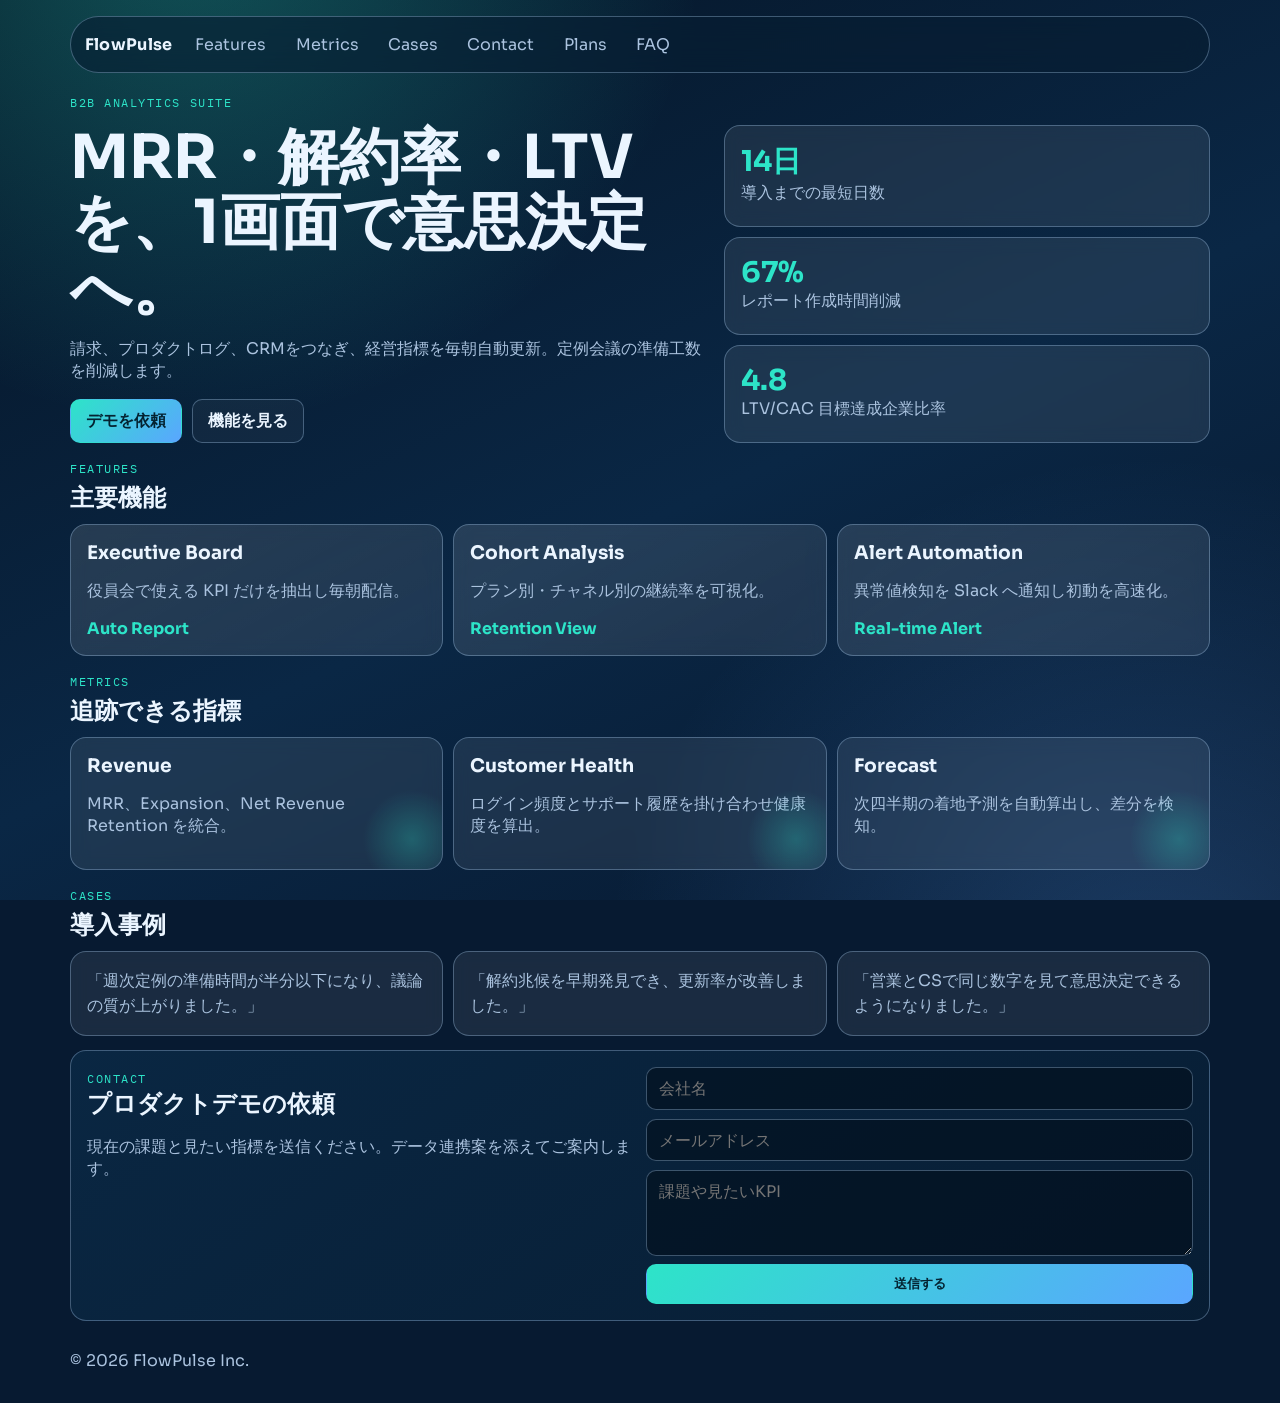
<file: index.html>
<!doctype html>
<html lang="ja">
  <head>
    <meta charset="UTF-8" />
    <meta name="viewport" content="width=device-width, initial-scale=1.0" />
    <title>FlowPulse | SaaS Analytics</title>
    <link rel="preconnect" href="https://fonts.googleapis.com" />
    <link rel="preconnect" href="https://fonts.gstatic.com" crossorigin />
    <link href="https://fonts.googleapis.com/css2?family=Sora:wght@400;600;700&family=IBM+Plex+Mono:wght@400;500&display=swap" rel="stylesheet" />
    <link rel="stylesheet" href="styles.css" />
  </head>
  <body>
    <div class="bg-layer"></div>
    <header class="site-header container">
      <a class="brand" href="#top">FlowPulse</a>
      <button class="menu-toggle" aria-expanded="false" aria-label="メニュー">☰</button>
      <nav class="nav-links">
        <a href="#features">Features</a>
        <a href="#metrics">Metrics</a>
        <a href="#cases">Cases</a>
        <a href="#contact">Contact</a>
              <a href="plans.html">Plans</a>
        <a href="faq.html">FAQ</a>
      </nav>
    </header>

    <main id="top" class="container">
      <section class="hero reveal">
        <span class="badge">B2B ANALYTICS SUITE</span>
        <div class="hero-grid">
          <div>
            <h1>MRR・解約率・LTVを、1画面で意思決定へ。</h1>
            <p class="lead">請求、プロダクトログ、CRMをつなぎ、経営指標を毎朝自動更新。定例会議の準備工数を削減します。</p>
            <div class="hero-actions">
              <a class="btn primary" href="#contact">デモを依頼</a>
              <a class="btn ghost" href="#features">機能を見る</a>
            </div>
          </div>
          <aside class="hero-stats">
            <article><strong data-count="14" data-suffix="日">0日</strong><span>導入までの最短日数</span></article>
            <article><strong data-count="67" data-suffix="%">0%</strong><span>レポート作成時間削減</span></article>
            <article><strong data-count="4" data-suffix=".8">0.8</strong><span>LTV/CAC 目標達成企業比率</span></article>
          </aside>
        </div>
      </section>

      <section class="section reveal" id="features">
        <div class="section-head"><span class="eyebrow">FEATURES</span><h2>主要機能</h2></div>
        <div class="card-grid three">
          <article class="card"><h3>Executive Board</h3><p>役員会で使える KPI だけを抽出し毎朝配信。</p><strong>Auto Report</strong></article>
          <article class="card"><h3>Cohort Analysis</h3><p>プラン別・チャネル別の継続率を可視化。</p><strong>Retention View</strong></article>
          <article class="card"><h3>Alert Automation</h3><p>異常値検知を Slack へ通知し初動を高速化。</p><strong>Real-time Alert</strong></article>
        </div>
      </section>

      <section class="section reveal" id="metrics">
        <div class="section-head"><span class="eyebrow">METRICS</span><h2>追跡できる指標</h2></div>
        <div class="process-list">
          <article><h3>Revenue</h3><p>MRR、Expansion、Net Revenue Retention を統合。</p></article>
          <article><h3>Customer Health</h3><p>ログイン頻度とサポート履歴を掛け合わせ健康度を算出。</p></article>
          <article><h3>Forecast</h3><p>次四半期の着地予測を自動算出し、差分を検知。</p></article>
        </div>
      </section>

      <section class="section reveal" id="cases">
        <div class="section-head"><span class="eyebrow">CASES</span><h2>導入事例</h2></div>
        <div class="review-grid">
          <blockquote>「週次定例の準備時間が半分以下になり、議論の質が上がりました。」</blockquote>
          <blockquote>「解約兆候を早期発見でき、更新率が改善しました。」</blockquote>
          <blockquote>「営業とCSで同じ数字を見て意思決定できるようになりました。」</blockquote>
        </div>
      </section>

      <section class="section reveal" id="contact">
        <div class="contact-panel">
          <div>
            <span class="eyebrow">CONTACT</span>
            <h2>プロダクトデモの依頼</h2>
            <p>現在の課題と見たい指標を送信ください。データ連携案を添えてご案内します。</p>
          </div>
          <form class="contact-form">
            <input type="text" placeholder="会社名" required />
            <input type="email" placeholder="メールアドレス" required />
            <textarea placeholder="課題や見たいKPI"></textarea>
            <button type="submit" class="btn primary">送信する</button>
          </form>
        </div>
      </section>
    </main>

    <footer class="container">© <span id="year"></span> FlowPulse Inc.</footer>
    <div class="toast" id="toast">ありがとうございます。デモ日程をご案内します。</div>
    <script src="app.js"></script>
  </body>
</html>
</file>
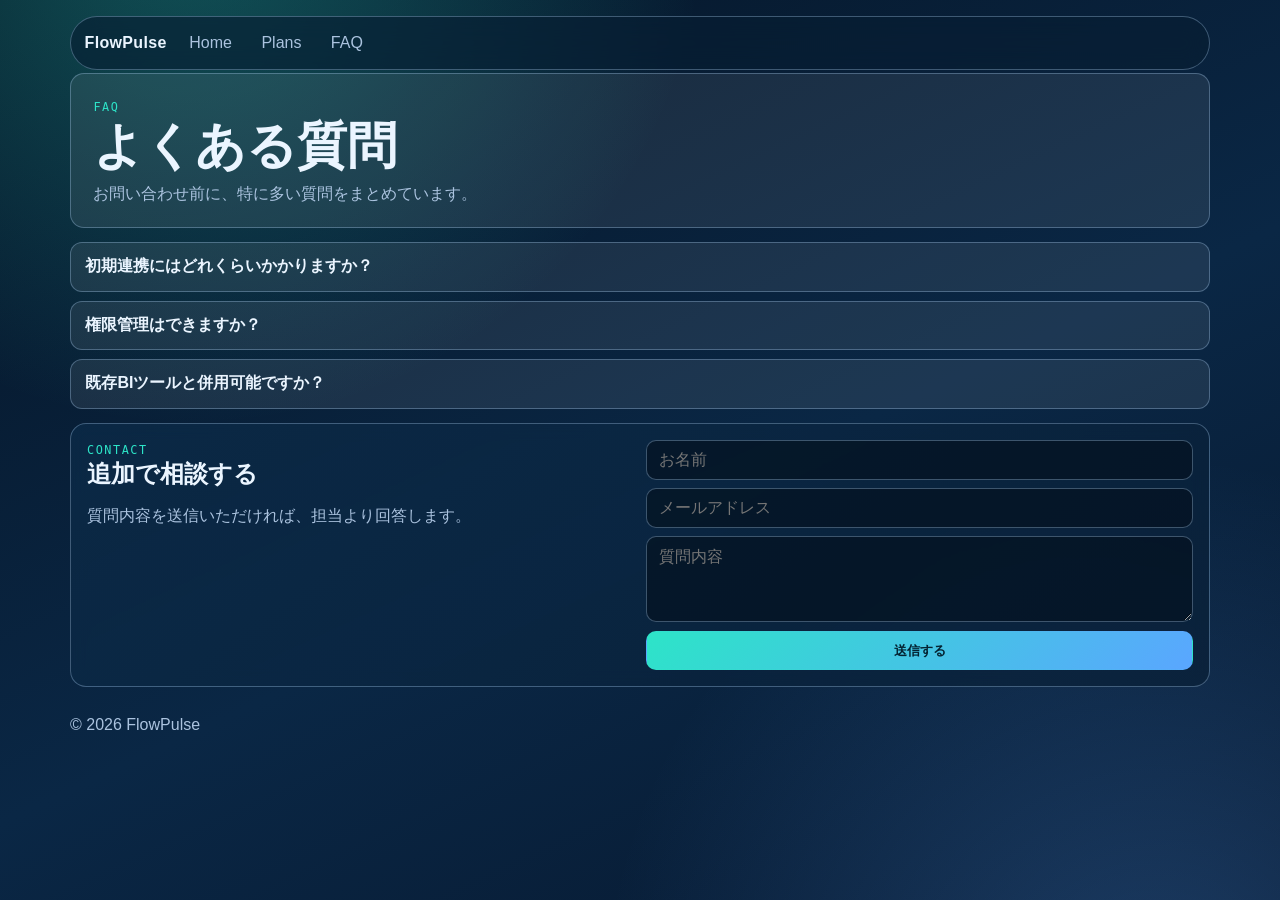
<file: faq.html>
<!doctype html>
<html lang="ja">
  <head>
    <meta charset="UTF-8" />
    <meta name="viewport" content="width=device-width, initial-scale=1.0" />
    <title>FlowPulse | FAQ</title>
    <link rel="preconnect" href="https://fonts.googleapis.com" />
    <link rel="preconnect" href="https://fonts.gstatic.com" crossorigin />
    <link rel="stylesheet" href="styles.css" />
  </head>
  <body class="extra-page">
    <div class="bg-layer"></div>
    <header class="site-header container">
      <a class="brand" href="index.html">FlowPulse</a>
      <button class="menu-toggle" aria-expanded="false" aria-label="メニュー">☰</button>
      <nav class="nav-links">
        <a href="index.html">Home</a>
        <a href="plans.html">Plans</a>
        <a href="faq.html">FAQ</a>
      </nav>
    </header>

    <main class="container">
      <section class="subhero reveal">
        <span class="eyebrow">FAQ</span>
        <h1>よくある質問</h1>
        <p>お問い合わせ前に、特に多い質問をまとめています。</p>
      </section>

      <section class="section reveal">
        <div class="faq-list">
          <article class="faq-item">
            <button class="faq-question" type="button" aria-expanded="false">初期連携にはどれくらいかかりますか？</button>
            <div class="faq-answer">標準連携で2週間、カスタム連携で4〜6週間が目安です。</div>
          </article>
          <article class="faq-item">
            <button class="faq-question" type="button" aria-expanded="false">権限管理はできますか？</button>
            <div class="faq-answer">部署・役割単位で閲覧/編集の権限を細かく設定できます。</div>
          </article>
          <article class="faq-item">
            <button class="faq-question" type="button" aria-expanded="false">既存BIツールと併用可能ですか？</button>
            <div class="faq-answer">可能です。データソース設計を合わせて提案します。</div>
          </article>
        </div>
      </section>

      <section class="section reveal">
        <div class="contact-panel">
          <div>
            <span class="eyebrow">CONTACT</span>
            <h2>追加で相談する</h2>
            <p>質問内容を送信いただければ、担当より回答します。</p>
          </div>
          <form class="contact-form">
            <input type="text" placeholder="お名前" required />
            <input type="email" placeholder="メールアドレス" required />
            <textarea placeholder="質問内容"></textarea>
            <button type="submit" class="btn primary">送信する</button>
          </form>
        </div>
      </section>
    </main>

    <footer class="container">© <span id="year"></span> FlowPulse</footer>
    <div class="toast" id="toast">お問い合わせありがとうございます。順次返信します。</div>
    <script src="app.js"></script>
  </body>
</html>
</file>
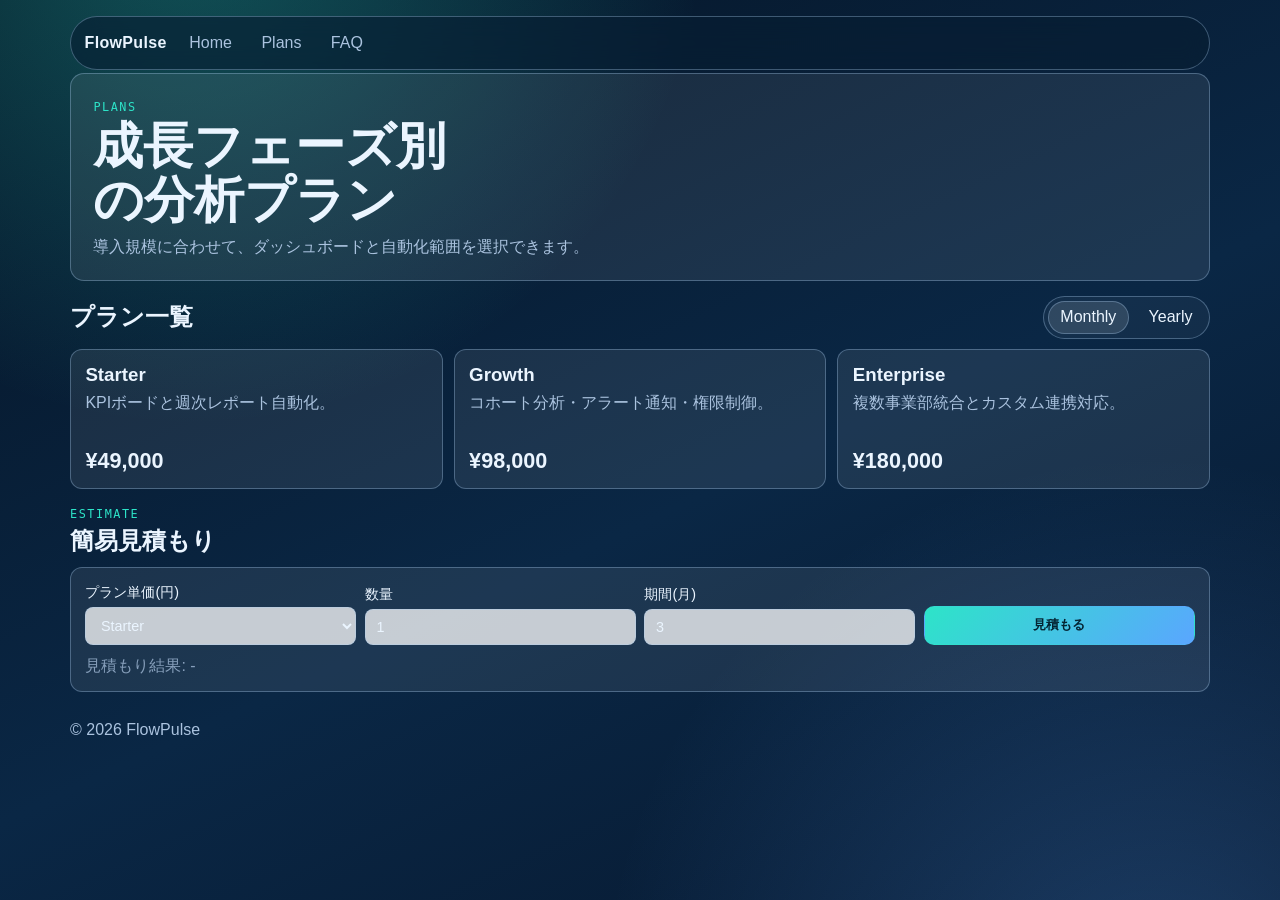
<file: plans.html>
<!doctype html>
<html lang="ja">
  <head>
    <meta charset="UTF-8" />
    <meta name="viewport" content="width=device-width, initial-scale=1.0" />
    <title>FlowPulse | Plans</title>
    <link rel="preconnect" href="https://fonts.googleapis.com" />
    <link rel="preconnect" href="https://fonts.gstatic.com" crossorigin />
    <link rel="stylesheet" href="styles.css" />
  </head>
  <body class="extra-page">
    <div class="bg-layer"></div>
    <header class="site-header container">
      <a class="brand" href="index.html">FlowPulse</a>
      <button class="menu-toggle" aria-expanded="false" aria-label="メニュー">☰</button>
      <nav class="nav-links">
        <a href="index.html">Home</a>
        <a href="plans.html">Plans</a>
        <a href="faq.html">FAQ</a>
      </nav>
    </header>

    <main class="container">
      <section class="subhero reveal">
        <span class="eyebrow">PLANS</span>
        <h1>成長フェーズ別の分析プラン</h1>
        <p>導入規模に合わせて、ダッシュボードと自動化範囲を選択できます。</p>
      </section>

      <section class="section reveal" data-pricing>
        <div class="pricing-head">
          <h2>プラン一覧</h2>
          <div class="pricing-mode">
            <button class="mode-btn active" type="button" data-mode="monthly">Monthly</button>
            <button class="mode-btn" type="button" data-mode="yearly">Yearly</button>
          </div>
        </div>

        <div class="pricing-cards">
          <article class="price-card">
            <h3>Starter</h3>
            <p>KPIボードと週次レポート自動化。</p>
            <strong>¥<span data-price data-monthly="49000" data-yearly="540000">49000</span></strong>
          </article>
          <article class="price-card">
            <h3>Growth</h3>
            <p>コホート分析・アラート通知・権限制御。</p>
            <strong>¥<span data-price data-monthly="98000" data-yearly="1080000">98000</span></strong>
          </article>
          <article class="price-card">
            <h3>Enterprise</h3>
            <p>複数事業部統合とカスタム連携対応。</p>
            <strong>¥<span data-price data-monthly="180000" data-yearly="1980000">180000</span></strong>
          </article>
        </div>
      </section>

      <section class="section reveal">
        <div class="section-head">
          <span class="eyebrow">ESTIMATE</span>
          <h2>簡易見積もり</h2>
        </div>
        <div class="calc-box">
          <form class="calc-form">
            <label>
              プラン単価(円)
              <select name="unit_price">
                <option value="49000">Starter</option>
                <option value="98000">Growth</option>
                <option value="180000">Enterprise</option>
              </select>
            </label>
            <label>
              数量
              <input type="number" name="quantity" min="1" value="1" />
            </label>
            <label>
              期間(月)
              <input type="number" name="months" min="1" value="3" />
            </label>
            <button type="submit" class="btn primary">見積もる</button>
          </form>
          <p class="calc-result" aria-live="polite">見積もり結果: -</p>
        </div>
      </section>
    </main>

    <footer class="container">© <span id="year"></span> FlowPulse</footer>
    <div class="toast" id="toast">更新内容を反映しました。</div>
    <script src="app.js"></script>
  </body>
</html>
</file>
<file: styles.css>
:root {
  --bg: #06182d;
  --glass: rgba(255, 255, 255, 0.08);
  --glass-strong: rgba(255, 255, 255, 0.12);
  --text: #ebf5ff;
  --muted: #abc3df;
  --line: rgba(169, 204, 240, 0.34);
  --accent: #2de4c8;
  --accent-2: #5aa6ff;
}

* { box-sizing: border-box; }

body {
  margin: 0;
  color: var(--text);
  font-family: "Sora", sans-serif;
  background: #071a31;
}

.bg-layer {
  position: fixed;
  inset: 0;
  z-index: -1;
  background:
    radial-gradient(circle at 15% -10%, rgba(45, 228, 200, 0.3), transparent 35%),
    radial-gradient(circle at 90% 112%, rgba(90, 166, 255, 0.25), transparent 36%),
    linear-gradient(155deg, #051425, #0a2745 55%, #07182f);
}

.container {
  width: min(1140px, 92vw);
  margin: 0 auto;
}

.site-header {
  margin-top: 1rem;
  padding: 0.65rem 0.85rem;
  display: grid;
  grid-template-columns: auto auto 1fr;
  gap: 0.8rem;
  align-items: center;
  border: 1px solid var(--line);
  border-radius: 999px;
  background: rgba(8, 29, 51, 0.62);
  backdrop-filter: blur(12px);
}

.brand {
  color: var(--text);
  text-decoration: none;
  font-weight: 700;
  letter-spacing: 0.02em;
}

.menu-toggle {
  display: none;
}

.nav-links {
  justify-self: end;
  display: flex;
  gap: 0.6rem;
}

.nav-links a {
  color: var(--muted);
  text-decoration: none;
  padding: 0.42rem 0.62rem;
  border-radius: 999px;
}

.nav-links a:hover {
  background: rgba(255, 255, 255, 0.08);
  color: var(--text);
}

.hero {
  margin-top: 1.1rem;
}

.badge,
.eyebrow {
  display: inline-block;
  font-family: "IBM Plex Mono", monospace;
  letter-spacing: 0.13em;
  font-size: 0.74rem;
  color: var(--accent);
}

.hero-grid {
  margin-top: 0.8rem;
  display: grid;
  grid-template-columns: 1.25fr 0.95fr;
  gap: 0.9rem;
}

h1,
h2,
h3 {
  margin: 0;
}

h1 {
  font-size: clamp(2rem, 6vw, 3.8rem);
  line-height: 1.08;
  max-width: 13ch;
}

.lead {
  margin: 1rem 0 1.1rem;
  color: var(--muted);
  max-width: 60ch;
}

.hero-actions {
  display: flex;
  gap: 0.6rem;
  flex-wrap: wrap;
}

.btn {
  text-decoration: none;
  border-radius: 10px;
  border: 1px solid var(--line);
  padding: 0.62rem 0.95rem;
  font-weight: 700;
}

.btn.primary {
  border-color: transparent;
  background: linear-gradient(135deg, var(--accent), var(--accent-2));
  color: #042332;
}

.btn.ghost {
  color: var(--text);
  background: rgba(255, 255, 255, 0.04);
}

.hero-stats {
  display: grid;
  gap: 0.6rem;
}

.hero-stats article,
.card,
.process-list article,
.review-grid blockquote,
.contact-panel {
  background: var(--glass);
  border: 1px solid var(--line);
  border-radius: 16px;
  padding: 1rem;
  backdrop-filter: blur(8px);
}

.hero-stats strong {
  display: block;
  font-size: 1.8rem;
  color: var(--accent);
}

.hero-stats span,
.card p,
.process-list p,
.contact-panel p,
.review-grid blockquote {
  color: var(--muted);
}

.section {
  margin-top: 0.9rem;
}

.section-head {
  margin-bottom: 0.65rem;
}

.section-head h2 {
  margin-top: 0.2rem;
}

.card-grid,
.process-list,
.review-grid {
  display: grid;
  gap: 0.65rem;
}

.card-grid.three,
.process-list,
.review-grid {
  grid-template-columns: repeat(3, minmax(0, 1fr));
}

.card {
  background: linear-gradient(150deg, var(--glass-strong), var(--glass));
}

.card strong {
  color: var(--accent);
}

.process-list article {
  position: relative;
  overflow: hidden;
}

.process-list article::after {
  content: "";
  position: absolute;
  inset: auto -20px -20px auto;
  width: 100px;
  height: 100px;
  background: radial-gradient(circle, rgba(45, 228, 200, 0.26), transparent 70%);
}

.review-grid blockquote {
  margin: 0;
  line-height: 1.6;
}

.contact-panel {
  display: grid;
  grid-template-columns: 1fr 1fr;
  gap: 0.75rem;
  background: linear-gradient(145deg, rgba(12, 44, 74, 0.72), rgba(9, 31, 54, 0.72));
}

.contact-form {
  display: grid;
  gap: 0.52rem;
}

.contact-form input,
.contact-form textarea {
  width: 100%;
  border: 1px solid var(--line);
  border-radius: 10px;
  background: rgba(3, 13, 24, 0.55);
  color: var(--text);
  padding: 0.62rem 0.72rem;
  font: inherit;
}

.contact-form textarea {
  min-height: 86px;
  resize: vertical;
}

footer {
  padding: 1.8rem 0 2rem;
  color: var(--muted);
}

.toast {
  position: fixed;
  right: 16px;
  bottom: 16px;
  background: #081f34;
  border: 1px solid var(--line);
  color: var(--text);
  border-radius: 10px;
  padding: 0.66rem 0.9rem;
  opacity: 0;
  transform: translateY(12px);
  pointer-events: none;
  transition: 220ms ease;
}

.toast.show {
  opacity: 1;
  transform: translateY(0);
}

.reveal {
  opacity: 0;
  transform: translateY(18px);
  transition: 460ms ease;
}

.reveal.in {
  opacity: 1;
  transform: translateY(0);
}

@media (max-width: 860px) {
  .site-header {
    border-radius: 16px;
  }

  .menu-toggle {
    display: inline-block;
    background: transparent;
    border: 1px solid var(--line);
    color: var(--text);
    border-radius: 8px;
    padding: 0.36rem 0.6rem;
  }

  .nav-links {
    display: none;
    position: absolute;
    right: 4vw;
    top: 62px;
    flex-direction: column;
    background: #0c2c4a;
    padding: 0.7rem;
    border: 1px solid var(--line);
    border-radius: 12px;
  }

  .nav-links.open {
    display: flex;
  }

  .hero-grid,
  .card-grid.three,
  .process-list,
  .review-grid,
  .contact-panel {
    grid-template-columns: 1fr;
  }
}

/* EXTRA PAGES */
.extra-page .site-header {
  margin-bottom: 0.2rem;
}

.subhero {
  padding: 1.4rem;
  border: 1px solid var(--line);
  border-radius: 14px;
  background: var(--panel, var(--paper, rgba(255, 255, 255, 0.08)));
}

.subhero h1 {
  margin: 0.35rem 0 0.6rem;
  font-size: clamp(1.8rem, 5vw, 3.1rem);
}

.subhero p {
  margin: 0;
  color: var(--muted);
  max-width: 64ch;
}

.pricing-head {
  display: flex;
  justify-content: space-between;
  align-items: center;
  gap: 0.8rem;
  margin-bottom: 0.65rem;
}

.pricing-mode {
  display: inline-flex;
  gap: 0.45rem;
  padding: 0.25rem;
  border: 1px solid var(--line);
  border-radius: 999px;
  background: rgba(255, 255, 255, 0.04);
}

.mode-btn {
  border: 1px solid transparent;
  border-radius: 999px;
  padding: 0.4rem 0.72rem;
  background: transparent;
  color: inherit;
  font: inherit;
  cursor: pointer;
}

.mode-btn.active {
  border-color: var(--line);
  background: rgba(255, 255, 255, 0.12);
}

.pricing-cards {
  display: grid;
  grid-template-columns: repeat(3, minmax(0, 1fr));
  gap: 0.7rem;
}

.price-card {
  border: 1px solid var(--line);
  border-radius: 12px;
  padding: 0.9rem;
  background: var(--panel, var(--paper, rgba(255, 255, 255, 0.08)));
}

.price-card h3 {
  margin: 0 0 0.4rem;
}

.price-card p {
  margin: 0;
  color: var(--muted);
  min-height: 2.8em;
}

.price-card strong {
  display: inline-block;
  margin-top: 0.65rem;
  font-size: 1.35rem;
}

.calc-box {
  border: 1px solid var(--line);
  border-radius: 12px;
  padding: 0.9rem;
  background: var(--panel, var(--paper, rgba(255, 255, 255, 0.08)));
}

.calc-form {
  display: grid;
  grid-template-columns: repeat(4, minmax(0, 1fr));
  gap: 0.55rem;
  align-items: end;
}

.calc-form label {
  display: grid;
  gap: 0.32rem;
  font-size: 0.9rem;
}

.calc-form select,
.calc-form input {
  width: 100%;
  border: 1px solid var(--line);
  border-radius: 8px;
  padding: 0.58rem 0.66rem;
  background: rgba(255, 255, 255, 0.75);
  color: inherit;
  font: inherit;
}

.calc-result {
  margin: 0.65rem 0 0;
  color: var(--muted);
  opacity: 0.75;
}

.calc-result.show {
  opacity: 1;
}

.faq-list {
  display: grid;
  gap: 0.55rem;
}

.faq-item {
  border: 1px solid var(--line);
  border-radius: 12px;
  overflow: hidden;
  background: var(--panel, var(--paper, rgba(255, 255, 255, 0.08)));
}

.faq-question {
  width: 100%;
  text-align: left;
  background: transparent;
  border: 0;
  border-bottom: 1px solid transparent;
  color: inherit;
  font: inherit;
  font-weight: 700;
  padding: 0.8rem 0.9rem;
  cursor: pointer;
}

.faq-item.open .faq-question {
  border-bottom-color: var(--line);
}

.faq-answer {
  display: none;
  padding: 0.72rem 0.9rem;
  color: var(--muted);
}

.faq-item.open .faq-answer {
  display: block;
}

@media (max-width: 860px) {
  .pricing-head {
    flex-direction: column;
    align-items: flex-start;
  }

  .pricing-cards {
    grid-template-columns: 1fr;
  }

  .calc-form {
    grid-template-columns: 1fr;
  }
}
</file>
